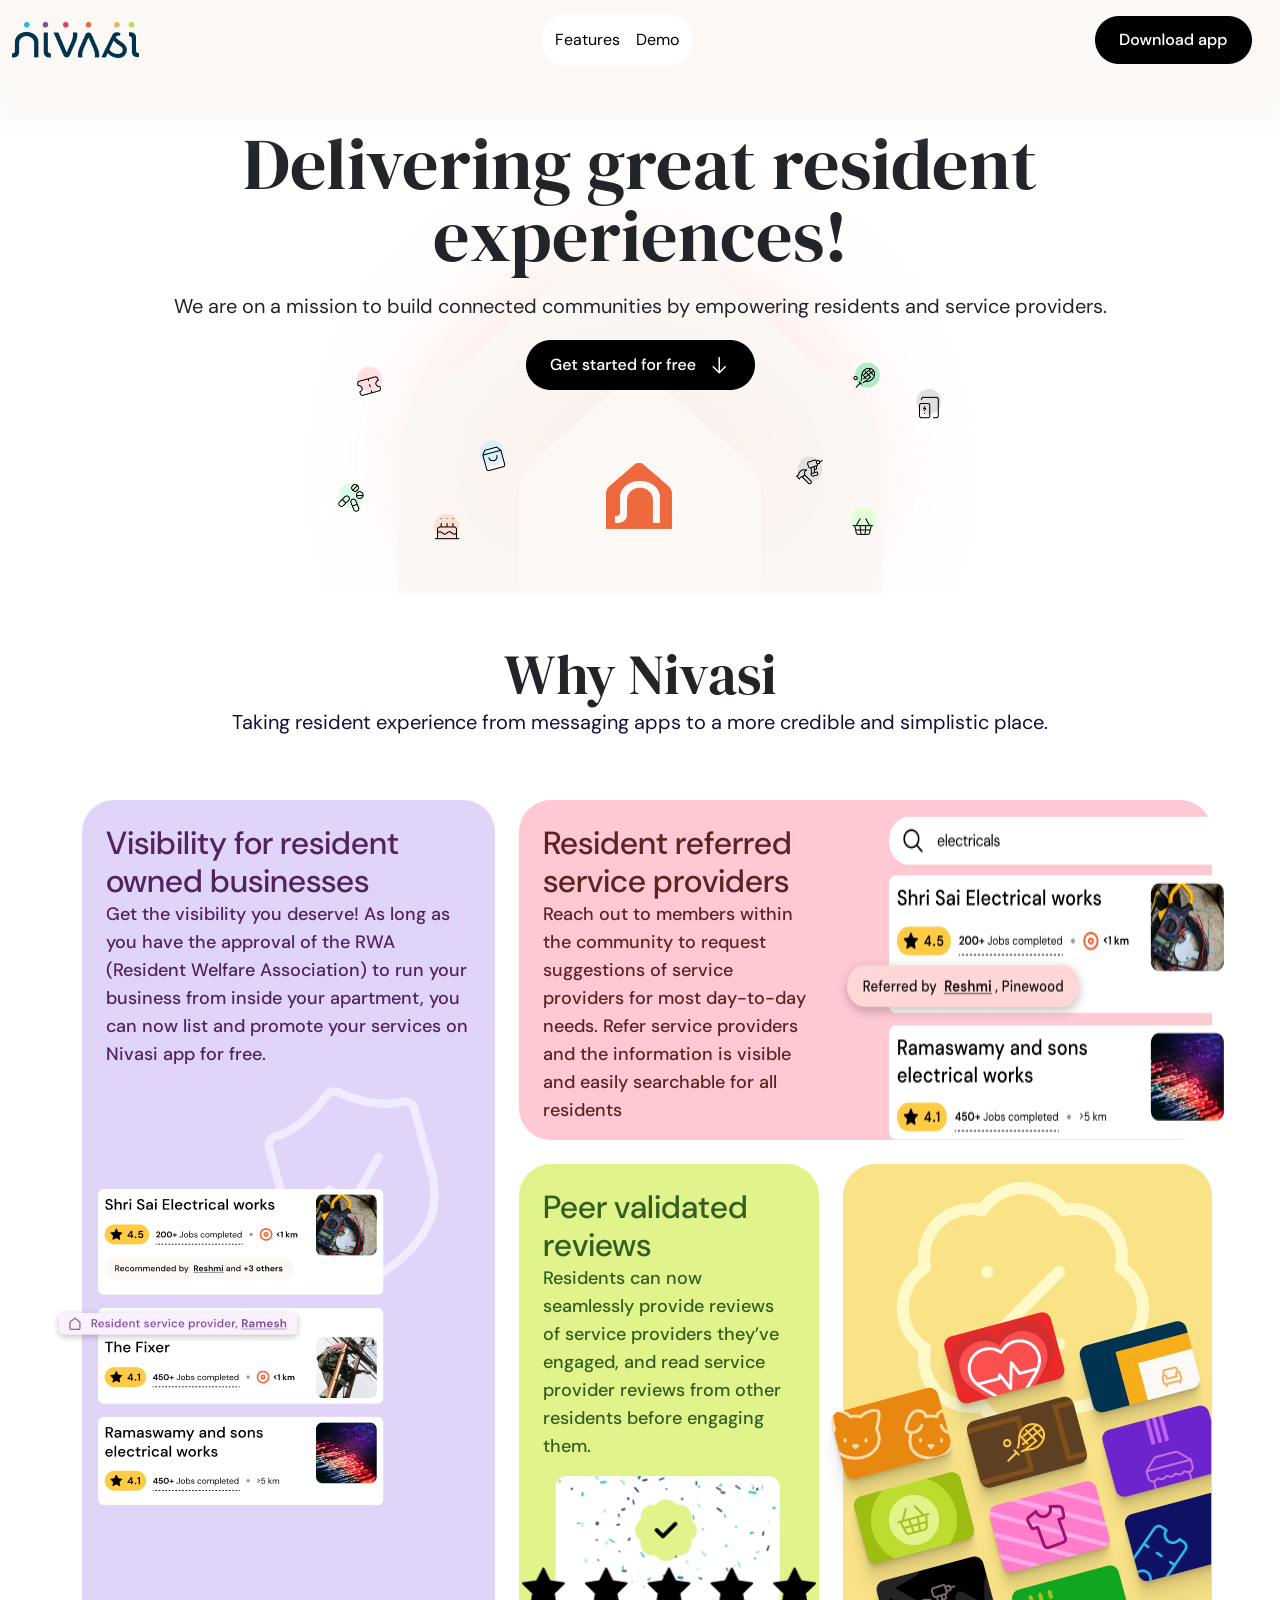
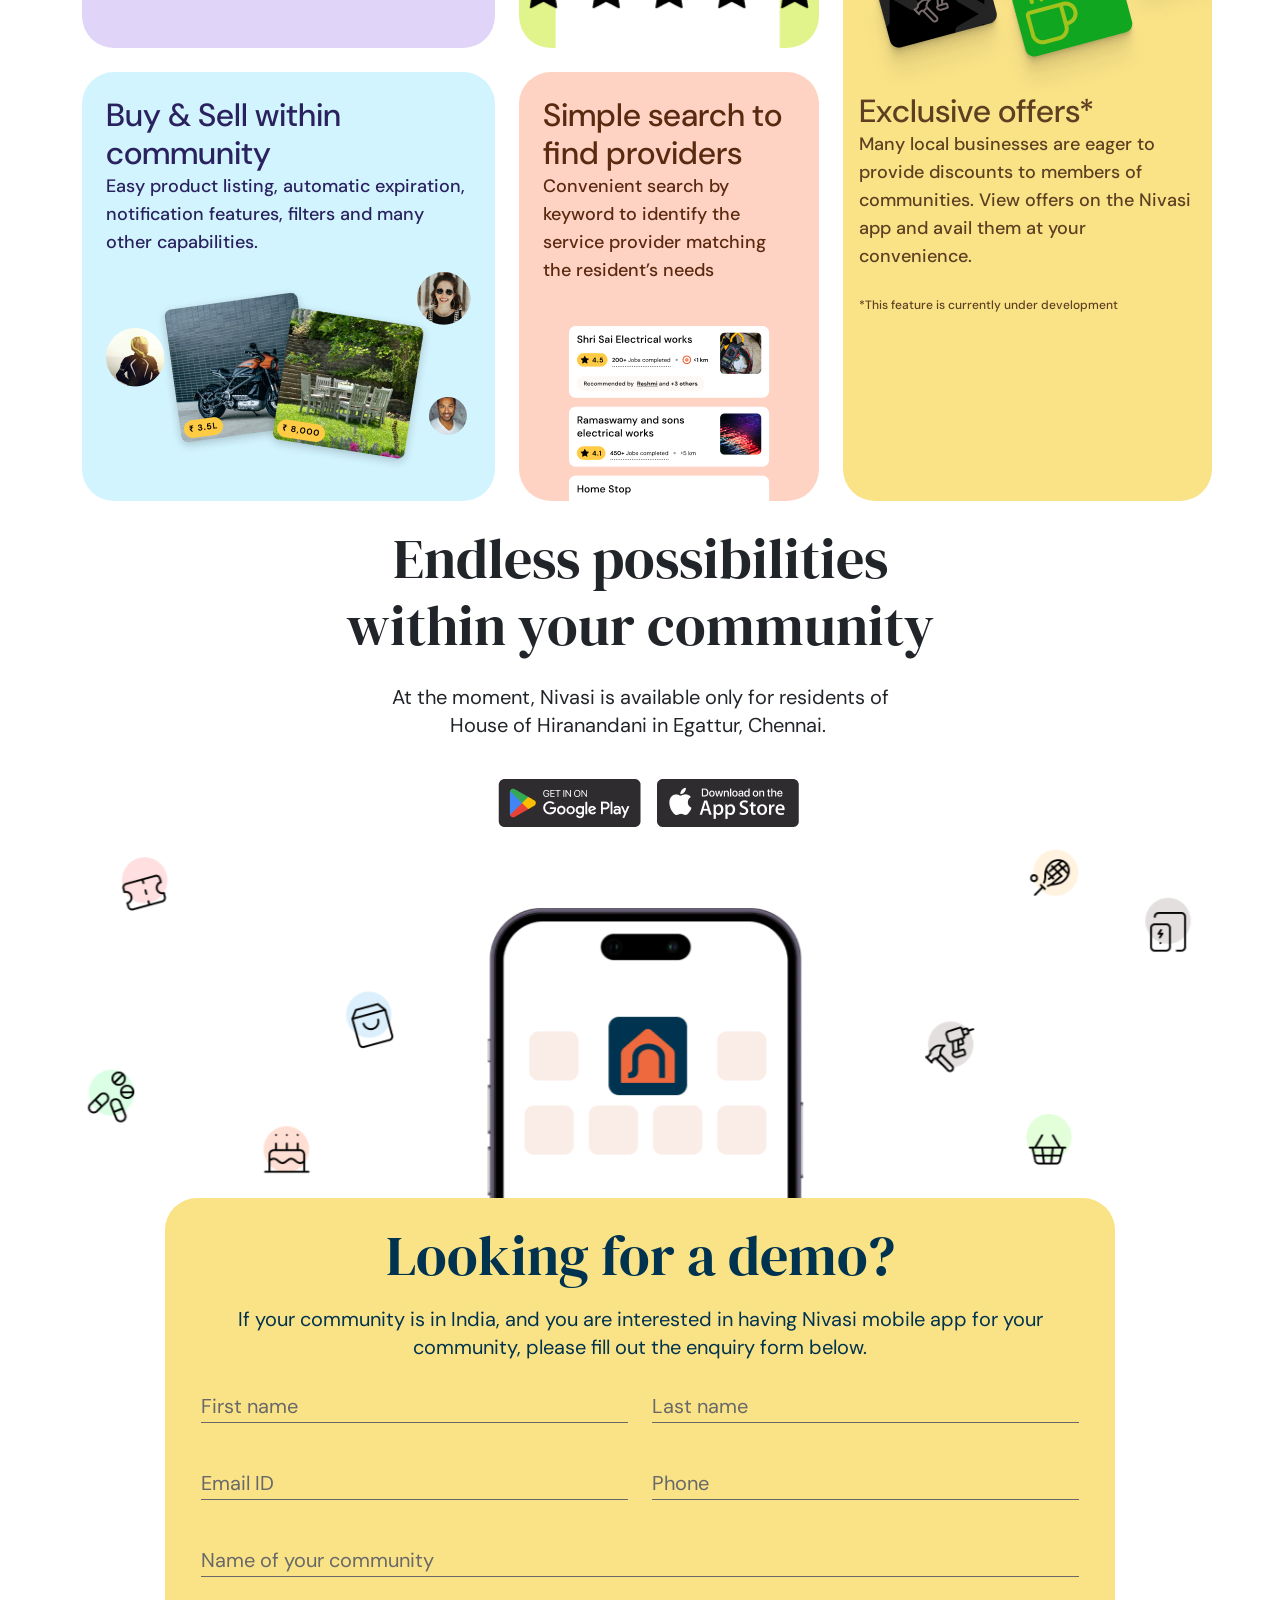
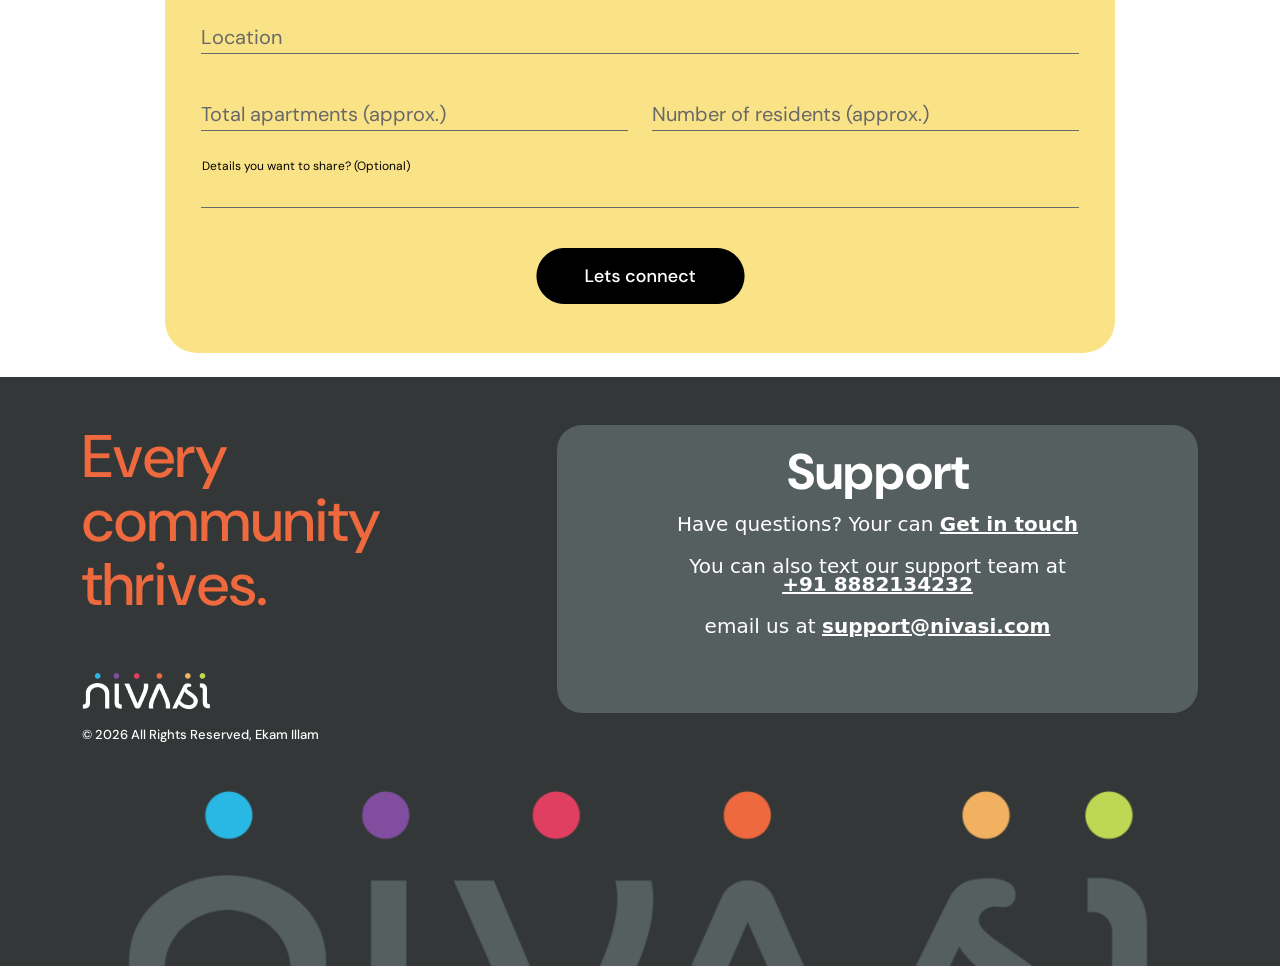
<file: index.html>
<!doctype html>
<html lang="en">

<head>
  <meta charset="utf-8">
  <meta name="viewport" content="width=device-width, initial-scale=1">
  <title>Nivasi App</title>
  <link rel="icon" href="images/nivasi-app-favicon.ico" />
  <link href="https://cdn.jsdelivr.net/npm/bootstrap@5.3.3/dist/css/bootstrap.min.css" rel="stylesheet"
    integrity="sha384-QWTKZyjpPEjISv5WaRU9OFeRpok6YctnYmDr5pNlyT2bRjXh0JMhjY6hW+ALEwIH" crossorigin="anonymous" />
  <link rel="stylesheet" href="index.css" />
  <script src="https://code.jquery.com/jquery-3.6.0.min.js"></script>
  <script src="index.js"></script>
  <script src="https://cdn.jsdelivr.net/npm/bootstrap@5.3.3/dist/js/bootstrap.bundle.min.js"
    integrity="sha384-YvpcrYf0tY3lHB60NNkmXc5s9fDVZLESaAA55NDzOxhy9GkcIdslK1eN7N6jIeHz"
    crossorigin="anonymous"></script>
  <link rel="preconnect" href="https://fonts.googleapis.com">
  <link rel="preconnect" href="https://fonts.gstatic.com" crossorigin>
  <link
    href="https://fonts.googleapis.com/css2?family=DM+Sans:ital,opsz,wght@0,9..40,100..1000;1,9..40,100..1000&display=swap"
    rel="stylesheet">
  <link
    href="https://fonts.googleapis.com/css2?family=DM+Sans:ital,opsz,wght@0,9..40,100..1000;1,9..40,100..1000&family=DM+Serif+Display:ital@0;1&display=swap"
    rel="stylesheet">
  <script src="https://cdn.emailjs.com/dist/email.min.js"></script>
  <script src="https://code.jquery.com/jquery-3.5.1.slim.min.js"></script>
  <script src="https://cdn.jsdelivr.net/npm/@popperjs/core@2.5.4/dist/umd/popper.min.js"></script>
  <script src="https://stackpath.bootstrapcdn.com/bootstrap/4.5.2/js/bootstrap.min.js"></script>


</head>
<header>
  <nav class="navbar navbar-expand-lg d-lg-block d-none"
    style="background-color: #FBF8F5;box-shadow: 0px 32px 25px 8px #FBF8F5;">
    <div class="container-fluid">
      <img src="images/nivasi-icon-dark.png" class="navbar-brand nivasi-icon"></img>

      <div class="collapse navbar-collapse">
        <ul class="navbar-nav mx-auto"
          style="border-radius: 32px;border: 1px solid white;background-color: white;padding: 5px;">
          <!-- <li class="nav-item">
            <a class="nav-link" href="#about"
              style="color: black;font-weight: 500;font-size: 16px;font-family: DM Sans;">About</a>
          </li> -->
          <li class="nav-item">
            <a class="nav-link" href="#features"
              style="color: black;font-size: 500;font-size: 16px;font-family: DM Sans;">Features</a>
          </li>
          <li class="nav-item">
            <a class="nav-link" href="#demo"
              style="color: black;font-size: 500;font-size: 16px;font-family: DM Sans;">Demo</a>
          </li>
        </ul>
      </div>

      <ul class="nav justify-content-end">
        <li class="nav-item">
          <a class="nav-link download-app" href="#"><img src="images/download-app.png"></a>
        </li>
      </ul>
    </div>
  </nav>
  <nav class="navbar navbar-expand-lg d-lg-none">
    <div class="container-fluid">
      <img src="images/nivasi-icon-dark.png" class="navbar-brand nivasi-icon"></img>


      <ul class="nav justify-content-center mobile-download-app">
        <li class="nav-item">
          <a class="nav-link active" href="#"><img src="images/download-app.png" class="download-app"></a>
        </li>
      </ul>

      <button class="navbar-toggler" type="button" data-bs-toggle="collapse" data-bs-target="#navbarNavs"
        aria-controls="navbarNavs" aria-expanded="false" aria-label="Toggle navigation">
        <span class="navbar-toggler-icon"></span>
      </button>

    </div>
  </nav>
  <div class="navbar-toggler-overlay">
    <div class="collapse navbar-collapse mobile-view-dropdcard" id="navbarNavs">
      <ul class="navbar-nav">
        <!-- <li class="nav-item about-mobile">
          <a class="nav-link" href="#about"
          style="color: black;font-weight: 500;font-size: 16px;font-family: DM Sans;">About</a>        </li> -->
        <li class="nav-item features-mobile">
          <a class="nav-link" href="#features"
            style="color: black;font-size: 500;font-size: 16px;font-family: DM Sans;">Features</a>
        </li>
        <li class="nav-item">
          <a class="nav-link" href="#demo"
            style="color: black;font-size: 500;font-size: 16px;font-family: DM Sans;">Demo</a>
        </li>
      </ul>
    </div>
  </div>

</header>

<body>
  <div class="container get-started mt-5">
    <div class="get-started-heading">
      Delivering great resident <br>experiences!
    </div>
    <div class="get-started-subheading">
      We are on a mission to build connected communities by empowering residents and service providers.
    </div>
    <img src="images/get-started-button.png" class="get-started-button">
  </div>

  <!-- <div class="nivasi-video-section" id="about">
    <img class="nivasi-video-bg-img" src="images/nivasi-video-bg-img.png" style="width: 100%;">
    <div class="nivasi-video-content">
      <div class="nivasi-video-heading">
        Endless possibilities <br>within your community
      </div>
      <div class="nivasi-video-subheading">Watch how we help you get the best out of your community</div>
      <div onclick="myFunction()"><img src="images/nivasi-video.png" class="nivasi-video"></div>
    </div>
  </div> -->

  <div class="container" id="features">
    <div class="why-nivasi-heading py-5">Why Nivasi<p class="why-nivasi-subheading">Taking resident experience from
        messaging apps to a more credible and simplistic place.</p>
    </div>
    <div class="why-nivasi">
      <div class="card1">
        <div class="cards-heading px-4 pt-4" style="color: #52225E;">Visibility
          for resident
          owned businesses
          <p class="cards-subheading">Get the
            visibility you deserve! As long as you have the approval of the RWA (Resident Welfare Association) to run
            your
            business from inside your apartment, you can now list and promote your services on Nivasi app for free.</p>
        </div>
        <img src="images/resident-owned-business.png" alt="" class="card1-img">

      </div>
      <div class="card2">

        <div class="cards-heading pt-4 px-4" style="color: #5E2222;">Resident referred
          service providers<p class="cards-subheading">Reach out to members within the community to request suggestions
            of service providers for most day-to-day needs. Refer service providers and the information is visible and
            easily searchable for all residents</p>
        </div>
        <img src="images/service-providers.png" alt="" class="card2-img">
      </div>



      <div class="card3">

        <div class="cards-heading pt-4 px-4" style="color: #325E22;">Peer validated reviews
          <p class="cards-subheading">Residents can now seamlessly
            provide reviews of service providers they’ve engaged, and read service provider reviews from other residents
            before engaging them.</p>
        </div>
        <img src="images/validated-reviews.png" alt="" class="card3-img">

      </div>
      <div class="card4">
        <div class="cards-heading pt-4 px-4" style="color: #2A225E;">Buy & Sell
          within community<p class="cards-subheading">Easy product listing, automatic expiration, notification features,
            filters and many other capabilities.</p>
        </div>
        <img src="images/buy-and-sell.png" alt="">
      </div>
      <div class="card5">
        <div class="cards-heading px-4 pt-4" style="color: #592A10;">Simple search to
          find providers<p class="cards-subheading">Convenient search by keyword to identify the service provider
            matching the resident’s needs</p>
        </div>
        <img src="images/search-providers.png" alt="" class="card5-img">
      </div>
      <div class="card6">
        <img src="images/exclusive-offers.png" alt="" class="card6-img">
        <div class="cards-heading px-3" style="color: #5E3F22;">Exclusive offers*<p class="cards-subheading">Many local
            businesses are eager to provide discounts to members of communities. View offers on the Nivasi app and avail
            them at your convenience. </p>
          <p style="font-size: 12px;">*This feature is currently under development</p>
        </div>
      </div>
    </div>
  </div>

  <div class="container py-4" style="text-align: center;">
    <div class="app-links-heading">Endless possibilities<br>within your community </div>
    <p class="p-4 app-links-subheading">At the moment, Nivasi is available only for residents of <br> House of
      Hiranandani in Egattur, Chennai. </p>

    <div class="app-links">
      <div class="mx-3"><img src="images/google-play.png" alt=""></div>
      <div><img src="images/app-store.png" alt=""></div>
    </div>

    <img src="images/looking-for-demo-bg-img (1).png" alt="" style="width: 100%;">

    <div id="demo" class="container p-4 demo-form">
      <div class="mb-3 demo-form-heading">Looking for a demo?</div>
      <div class="demo-form-subheading">If your community is in India, and you are interested in having Nivasi mobile
        app for your community, please fill out the enquiry form below.</div>
      <form name="contact" method="POST" data-netlify="true">
        <div class="container">
          <div class="row">
            <div class="col-md-6">
              <div class="form-group">
                <input type="text" autocomplete="off" id="first_name" name="first_name" required /><label>First
                  name</label>
                <div class="error-message" id="first_name_error"></div>
              </div>
              <div class="form-group">
                <input id="email" autocomplete="off" name="email" required /><label>Email ID</label>
                <div class="error-message" id="email_error"></div>
              </div>
            </div>
            <div class="col-md-6">
              <div class="form-group">
                <input type="text" autocomplete="off" id="last_name" name="last_name" required /><label>Last
                  name</label>
                <div class="error-message" id="last_name_error"></div>
              </div>
              <div class="form-group">
                <input id="phone" autocomplete="off" name="phone" required /><label>Phone</label>
                <div class="error-message" id="phone_error"></div>
              </div>
            </div>
            <div class="col-md-12">
              <div class="form-group">
                <input type="text" autocomplete="off" id="community" name="community" required /><label>Name of your
                  community</label>
                <div class="error-message" id="community_error"></div>
              </div>
            </div>
            <div class="col-md-12">
              <div class="form-group">
                <input type="text" autocomplete="off" id="location" name="location" required /><label>Location</label>
                <div class="error-message" id="location_error"></div>
              </div>
            </div>
            <div class="col-md-6">
              <div class="form-group">
                <input type="number" autocomplete="off" id="apartment" name="apartment" min="0" required /><label>Total
                  apartments
                  (approx.)</label>
                <div class="error-message" id="apartment_error"></div>
              </div>
            </div>
            <div class="col-md-6">
              <div class="form-group">
                <input type="number" autocomplete="off" id="resident" name="resident" min="0" required /><label>Number
                  of residents (approx.)</label>
                <div class="error-message" id="resident_error"></div>
              </div>
            </div>
            <div class="col-md-12">
              <div class="form-group">
                <input type="text" autocomplete="off" name="details" /><label> Details you want to share?
                  (Optional)</label>
              </div>
            </div>
          </div>
          <div class="py-4">
            <button id="submitBtn" type="submit" style="border: none;background-color: #FAE387;"><img
                style="cursor: pointer;" src="images/lets-connect.png" alt=""></button>
          </div>
        </div>
      </form>
    </div>
    <div class="container p-4 success-form" id="submissionMessage">
      <div class="mb-3 success-form-heading">Leave it with us, <br><span id="displayFirstName"></span></div>
      <img src="images/mail-check.png" alt="">
      <div class="success-form-subheading">We will get back to you within 24 hours.</div>
    </div>
  </div>


  <script>
    const handleSubmit = (event) => {
      event.preventDefault();
      var firstName = document.getElementById('first_name').value;
    document.getElementById("displayFirstName").innerText = firstName;
      const myForm = event.target;
      const formData = new FormData(myForm);

      fetch("/", {
        method: "POST",
        headers: { "Content-Type": "application/x-www-form-urlencoded" },
        body: new URLSearchParams(formData).toString(),
      })
        .then(() => {
          
          myForm.reset();
          myForm.style.display = "none";
          demo();
          showSubmissionMessage();
        })
        .catch((error) => alert(error));
    };
    const demo = () => {
  document.getElementById("demo").style.display = "none";
};
    const showSubmissionMessage = () => {
      const submissionMessage = document.getElementById("submissionMessage");
      submissionMessage.style.display = "block";
    };

    document.querySelector("form").addEventListener("submit", handleSubmit);



    //     const handleSubmit = (event) => {
    //   event.preventDefault();


    //   const myForm = event.target;
    //   const formData = new FormData(myForm);

    //   fetch("/", {
    //     method: "POST",
    //     headers: { "Content-Type": "application/x-www-form-urlencoded" },
    //     body: new URLSearchParams(formData).toString(),
    //   })
    //     .then(() => navigate("/thank-you/"))
    //     .catch((error) => alert(error));
    // };

    function validateEmail(email) {
      const re = /^[^\s@]+@[^\s@]+\.[^\s@]+$/;
      return re.test(email);
    }

    function validatePhone(phone) {
      const re = /^\d{10}$/;
      return re.test(phone);
    }

    function validateForm() {
      const firstName = document.getElementById('first_name').value.trim();
      const lastName = document.getElementById('last_name').value.trim();
      const email = document.getElementById('email').value.trim();
      const phone = document.getElementById('phone').value.trim();
      const community = document.getElementById('community').value.trim();
      const location = document.getElementById('location').value.trim();
      const apartment = document.getElementById('apartment').value.trim();
      const resident = document.getElementById('resident').value.trim();

      document.querySelectorAll('.error-message').forEach(error => error.textContent = '');

      let isValid = true;

      if (firstName === '') {
        document.getElementById('first_name_error').textContent = 'First name is required';
        isValid = false;
      }

      if (lastName === '') {
        document.getElementById('last_name_error').textContent = 'Last name is required';
        isValid = false;
      }

      if (email === '') {
        document.getElementById('email_error').textContent = 'Email is required';
        isValid = false;
      } else if (!validateEmail(email)) {
        document.getElementById('email_error').textContent = 'Invalid email format';
        isValid = false;
      }

      if (phone === '') {
        document.getElementById('phone_error').textContent = 'Phone is required';
        isValid = false;
      } else if (!validatePhone(phone)) {
        document.getElementById('phone_error').textContent = 'Phone number should be 10 digits only';
        isValid = false;
      }

      if (community === '') {
        document.getElementById('community_error').textContent = 'Community name is required';
        isValid = false;
      }

      if (location === '') {
        document.getElementById('location_error').textContent = 'Location is required';
        isValid = false;
      }

      if (apartment === '') {
        document.getElementById('apartment_error').textContent = 'Apartment count is required';
        isValid = false;
      }

      if (apartment == 0) {
        document.getElementById('apartment_error').textContent = 'Apartment count should not be zero';
        isValid = false;
      }
      if (resident === '') {
        document.getElementById('resident_error').textContent = 'Resident count is required';
        isValid = false;
      }

      if (resident == 0) {
        document.getElementById('resident_error').textContent = 'Resident count should not be zero';
        isValid = false;
      }

      if (isValid) {
        alert('Form submitted successfully');
      }
    }

    document.getElementById('submitBtn').addEventListener('click', function () {
      validateForm();
    });

    document.querySelectorAll('input').forEach(input => {
      input.addEventListener('blur', function () {
        const id = input.id;
        const value = input.value.trim();
        const errorId = id + '_error';
        const errorMessage = document.getElementById(errorId);
        errorMessage.textContent = '';
        switch (id) {
          case 'first_name':
            if (value === '') {
              errorMessage.textContent = 'First name is required';
            }
            break;
          case 'last_name':
            if (value === '') {
              errorMessage.textContent = 'Last name is required';
            }
            break;
          case 'email':
            if (value === '') {
              errorMessage.textContent = 'Email is required';
            } else if (!validateEmail(value)) {
              errorMessage.textContent = 'Invalid email format';
            }
            break;
          case 'phone':
            if (value === '') {
              errorMessage.textContent = 'Phone is required';
            } else if (!validatePhone(value)) {
              errorMessage.textContent = 'Phone number should only be 10 digits';
            }
            break;
          case 'community':
            if (value === '') {
              errorMessage.textContent = 'Community name is required';
            }
            break;
          case 'location':
            if (value === '') {
              errorMessage.textContent = 'Location is required';
            }
            break;
          case 'apartment':
            if (value === '') {
              errorMessage.textContent = 'Apartment count is required';
            } else if (value == 0) {
              errorMessage.textContent = 'Apartment count should not be zero';
            }
            break;
          case 'resident':
            if (value === '') {
              errorMessage.textContent = 'Resident count is required';
            } else if (value == 0) {
              errorMessage.textContent = 'Resident count should not be zero';
            }
            break;
          default:
            break;
        }
      });
      if ((input.id === 'resident') || (input.id === 'apartment')) {
        input.addEventListener('keypress', function (event) {
          if (event.key === '.') {
            event.preventDefault();
          }
        });
      }
    });
  </script>

</body>
<footer>
  <div class="footer">
    <div class="container pt-5">
      <div class="row">
        <div class="col-md-5">
          <p class="community-thrives">
            Every community thrives.
          </p>
          <p><img src="images/nivasi-icon-light.png" alt=""></p>
          <p class="rights-reserved">© <span id="year"></span> All Rights Reserved, Ekam Illam</p>
        </div>
        <div class="col-md-7">
          <div class="support-section">
            <div class="support-text">Support</div>
            <div class="support-contents">
              <div class="my-4">Have questions? Your can <a href="mailto:support@nivasi.com" class="support-content">Get
                  in touch</a>
                <!-- <br> with us or reach out to our <a href=""style="color: white;font-weight: 700;">Help center</a></div> -->
                <div class="my-4">You can also text our support team at <br><a class="support-content"
                    href="tel:8882134232">+91 8882134232</a>
                </div>
                <div class="my-4">email us at <a href="mailto:support@nivasi.com"
                    class="support-content">support@nivasi.com</a>
                </div>
              </div>
            </div>
            <!-- <div style="background-color:#565F5F;text-align: center;border-radius: 25px;padding: 25px;">
              <div
                style="display: flex;justify-content: center;color: white;font-family: DM Sans;font-weight: 500;font-size: 13.8px;line-height: 21.87px;">
                <div class="mx-3"><a href="" style="color: white;">Terms of use</a></div>
                <div class="mx-3"><a href="" style="color: white;">Privacy Policy</a></div>
                <div class="mx-3" style="color: white;text-decoration: underline;cursor: pointer;"
                  data-bs-toggle="modal" data-bs-target="#feedbackModal">Feedback</div>
              </div>
            </div> -->
          </div>
          <!-- <div class="col-md-2">
            <div class="social-media">Social</div>
            <div class="social-media-icons">
              <div style="margin-bottom: 40px;"><img src="images/instagram.png"></div>
              <div style="margin-bottom: 40px;"><img src="images/facebook.png"></div>
              <div style="margin-bottom: 40px;"><img src="images/twitter.png"></div>
            </div>
          </div> -->
        </div>
      </div>
    </div>
  </div>
  <img src="images/footer.png" alt="" style="width: 100%;background-size: contain;">
  <!-- <div class="modal fade" id="feedbackModal" tabindex="-1" aria-labelledby="feedbackModalLabel" aria-hidden="true">
      <div class="modal-dialog">
        <div class="modal-content">
          <div class="modal-header">
            <h1 class="modal-title fs-5" id="feedbackModalLabel" style="margin-left: auto;">Help us improve!</h1>
            <button type="button" class="btn-close" data-bs-dismiss="modal" aria-label="Close"></button>
          </div>
          <div class="modal-body">
            <form>
              <div class="form-group">
                <textarea class="form-control" id="feedbackTextarea" rows="5"
                  placeholder="Type your feedback here..."></textarea>
              </div>
            </form>
          </div>
          <div class="modal-footer" style="justify-content: center;">
            <button type="button"
              style="background-color: #BFD853; color: black; border: none; height: 40px; font-weight: 700; border-radius: 5px;"
              data-bs-dismiss="modal">Close</button>
            <button type="button"
              style="background-color: #758F05; color: white; font-weight: 700; border: none; border-radius: 5px; height: 40px;">Submit
              Feedback</button>
          </div>
        </div>
      </div>
    </div> -->

</footer>



</html>
</file>
<file: index.css>
@media screen and (max-width: 991px) {
    .mobile-view-dropdcard {
        background-color: #FFE5E4;
        text-align: center;
    }

    .about-mobile {
        border-bottom: 1px solid black;
    }

    .features-mobile {
        border-bottom: 1px solid black;
    }
}

@media screen and (max-width: 390px) {
    .mobile-download-app {
        margin-left: -25px;
    }
}
@media screen and (max-width: 360px) {
    .nivasi-icon {
        width: 120px !important;
    }

    .download-app {
        width: 120px !important;
    }
}

.get-started {
    text-align: center;
    background-image: url('images/get-it-on-links-bg-img.png');
    background-position: bottom;
    background-size: contain;
    height: 465px;
    background-repeat: no-repeat;
}

@media only screen and (min-width: 750px) and (max-width: 991px) {
    .get-started {
        height: 504px;
    }
}

.get-started-heading {
    font-family: "DM Serif Display";
    font-weight: 400;
    font-size: 72px;
    line-height: 72px;
    padding-bottom: 20px;
}

.get-started-subheading {
    font-family: "DM Sans";
    font-weight: 400;
    font-size: 20px;
    line-height: 28px;
    padding-bottom: 20px;
}

@media screen and (max-width: 414px) {
    .get-started-heading {
        font-size: 56px;
        line-height: 56px;
    }

    .get-started-subheading {
        font-size: 18px;
        line-height: 25px;
    }

}

/* .nivasi-video-section {
    position: relative;
    text-align: center;
    color: white;
}

.nivasi-video-content {
    position: absolute;
    top: 50%;
    left: 50%;
    transform: translate(-50%, -50%);
}

.nivasi-video-heading {
    font-family: "DM Serif Display";
    font-weight: 400;
    font-size: 56px;
    line-height: 67px;
    padding-bottom: 20px;
}

.nivasi-video-subheading {
    font-family: "DM Sans";
    font-weight: 400;
    font-size: 20px;
    line-height: 28px;
    padding-bottom: 20px;
}

@media screen and (max-width: 820px) {
    .nivasi-video-bg-img {
        height: 500px;
    }
}

@media screen and (max-width: 414px) {
    .nivasi-video-heading {
        font-size: 40px;
        line-height: 48px;
    }

    .nivasi-video-subheading {
        font-size: 18px;
        line-height: 25px;
    }

    .nivasi-video-bg-img {
        height: 450px;
    }

    .nivasi-video {
        width: 170px;
    }
} */

.why-nivasi-heading {
    text-align: center;
    font-family: "DM Serif Display";
    font-weight: 400;
    font-size: 56px;
    line-height: 67px;
}

.why-nivasi-subheading {
    font-family: "DM Sans";
    text-align: center;
    font-weight: 400;
    font-size: 20px;
    line-height: 28px;
    color: #10123C;
}

.why-nivasi {
    display: grid;
    grid-template-columns: 1fr 1fr 1fr;
    grid-template-rows: 0.1fr 0.1fr 0.1fr;
    gap: 24px;
    grid-auto-flow: row;
    grid-template-areas:
        "card1 card2 card2"
        "card1 card3 card6"
        "card4 card5 card6";
}

.card1 {
    grid-area: card1;
}

.card2 {
    grid-area: card2;
}

.card3 {
    grid-area: card3;
}

.card4 {
    grid-area: card4;
}

.card5 {
    grid-area: card5;
}

.card6 {
    grid-area: card6;
}

.cards-heading {
    font-family: "DM Sans";
    font-weight: 500;
    font-size: 32px;
    line-height: 38px;
}

.cards-subheading {
    font-size: 18px;
    line-height: 28px;
}

.card1 {
    background-color: #E0D4F9;
    border-radius: 32px;
    display: flex;
    flex-direction: column;
}

.card1-img {
    margin-left: -31px;
    margin-top: -40px;
}

.card2 {
    background-color: #FFC9D4;
    border-radius: 32px;
    display: flex;
}

.card2-img {
    margin-right: -20px;
}

.card3 {
    background-color: #E1F48C;
    border-radius: 32px;
    display: flex;
    flex-direction: column;
    align-items: center;
}

.card3-img {
    width: 300px;
    margin-bottom: -10px;
}

.card4 {
    background-color: #D2F4FF;
    border-radius: 32px;
    display: flex;
    flex-direction: column;
    align-items: center;
}

.card5 {
    background-color: #FFD3C4;
    border-radius: 32px;
    display: flex;
    flex-direction: column;
    align-items: center;
}

.card5-img {
    margin-top: 26px
}

.card6 {
    background-color: #FAE387;
    border-radius: 32px;
    display: flex;
    flex-direction: column;
}

.card6-img {
    margin-left: -25px;
}

@media only screen and (min-width: 768px) and (max-width: 1230px) {
    .why-nivasi {
        grid-template-columns: 345px 345px 345px;
        grid-template-rows: auto;
        grid-template-areas:
            "card1 card2"
            "card3 card4"
            "card5 card6"
    }

    .card2 {
        flex-direction: column !important;
    }
}

@media only screen and (max-width: 767px) {
    .why-nivasi {
        grid-template-columns: 384px 384px 384px;
        grid-template-rows: auto;
        grid-template-areas:
            "card1"
            "card2"
            "card3"
            "card4"
            "card5"
            "card6";
    }

    .card2 {
        flex-direction: column !important;
    }
}

@media only screen and (max-width: 414px) {
    .why-nivasi {
        grid-template-columns: 382px 382px 382px;
        /* grid-template-rows: auto; */
        grid-template-areas:
            "card1"
            "card2"
            "card3"
            "card4"
            "card5"
            "card6";
    }

    .card2 {
        flex-direction: column !important;
    }
}

@media only screen and (max-width: 390px) {
    .why-nivasi {
        grid-template-columns: 358px 358px 358px;
        /* grid-template-rows: auto; */
        grid-template-areas:
            "card1"
            "card2"
            "card3"
            "card4"
            "card5"
            "card6";
    }

    .card2 {
        flex-direction: column !important;
    }
}
@media only screen and (max-width: 360px) {
    .why-nivasi {
        grid-template-columns: 334px 334px 334px;
        /* grid-template-rows: auto; */
        grid-template-areas:
            "card1"
            "card2"
            "card3"
            "card4"
            "card5"
            "card6";
    }

    .card2 {
        flex-direction: column !important;
    }
}


.app-links-heading {
    font-family: "DM Serif Display";
    font-weight: 400;
    font-size: 56px;
    line-height: 67px;
}
.app-links-subheading {
    font-family: "DM Sans";
    font-weight: 400;
    font-size: 20px;
    line-height: 28px;

}
.app-links {
    display: flex;
    justify-content: center;
}
.demo-form {
    border-radius: 1px solid #FAE387;
    background-color: #FAE387;
    max-width: 950px;
    border-radius: 32px; 
}
.demo-form-heading {
    font-family: "DM Serif Display";
    font-weight: 400;
    font-size: 56px;
    line-height: 67px;
    color: #003350;
}
.demo-form-subheading {
    color: #003350;
    font-weight: 400;
    font-family: "DM Sans";
    font-size: 20px;
    line-height: 28px;
}
.success-form {
    display: none;
    border-radius: 1px solid #FAE387;
    background-color: #FAE387;
    max-width: 950px;
    border-radius: 32px;
}
.success-form-heading {
    font-family: "DM Serif Display";
    font-weight: 400;
    font-size: 56px;
    line-height: 67px;
    color: #003350;
}
.success-form-subheading {
    color: #003350;
    font-weight: 400;
    font-family:"DM Sans";
    font-size: 20px;
    line-height: 28px;
}

.error-container {
    position: relative;
}

.error-message {
    position: absolute;
    top: 85%;
    left: 0;
    color: red;
    font-size: 0.8em;
    text-align: start;
}

.footer {
    background-color: #333737;
    width: 100%;
    background-position: bottom;
    background-size: 100%;
    background-repeat: no-repeat;
}
.community-thrives {
    font-family: "DM Sans";
    font-weight: 500;
    font-size: 60px;
    line-height: 64px;
    color: #EE693E;
    padding-bottom: 40px;
}
.rights-reserved {
    font-family: "DM Sans";
    font-size: 13px;
    line-height: 18px;
    font-weight: 500;
    color: white;
}
.support-section {
    background-color:#565F5F;
    text-align: center;
    border-radius: 25px;
    padding: 30px;
}
.support-text {
    font-family: "DM Sans";
    font-size: 50px;
    font-weight: 700;
    line-height: 35.64px;
    color: white;
}
.support-contents {
    display: flex;
    flex-direction: column;
    color: white;
    font-size: 20px;
    font-weight: 500;
    line-height: 18px;
}
.support-content {
    color: white;
    font-weight: 700;
}

.social-media {
    font-family: "DM Sans";
    font-size: 31.13px;
    font-weight: 700;
    line-height: 35.64px;
    color: #EE693E;
    text-align: center;
    padding: 20px;
}

.social-media-icons {
    display: flex;
    flex-direction: column;
    align-items: center;
    margin: 20px;
}

@media screen and (max-width: 767px) {
    .social-media-icons {
        display: flex;
        flex-direction: row;
        gap: 110px;
        justify-content: center;
    }
}

.form-group {
    position: relative;
    padding: 15px 0;
    /* width: 300px; */
    max-width: 100%;
}

.form-group input {
    background-color: transparent;
    border: none;
    border-bottom: 1px solid #686868;
    color: black;
    font-size: 20px;
    font-family: "DM Sans";
    font-weight: 400;
    padding: 8px 0;
    display: block;
    width: 100%;
}

.form-group label {
    color: #686868;
    font-size: 20px;
    font-weight: 400;
    position: absolute;
    pointer-events: none;
    top: 0;
    transform: translateY(30px);
    transition: all 0.2s ease-in-out;
    left: 0;
    font-weight: 400;
    font-family: "DM Sans";
}

@media screen and (max-width: 414px) {
    .form-group label {
        font-size: 18px;
    }
}

/* .form-group input:valid,
.form-group input:focus {
	border-bottom-color: black;
	outline: none;
    background-color: white;
    
} */
.form-group input:hover {
    border-bottom-color: black;
    outline: none;
    background-color: white;
    /* Set white background when focused */
    border-bottom: 2px solid #082D2A;
    border-top-left-radius: 5px;
    border-top-right-radius: 5px;
}

.form-group input:focus {
    border-bottom-color: black;
    outline: none;
    background-color: white;
    /* Set white background when focused */
    border-bottom: 2px solid #082D2A;
    border-top-left-radius: 5px;
    border-top-right-radius: 5px;
}

.form-group input:valid:not(:focus) {
    background-color: #FAE387;
    /* padding: unset;  */
}

.form-group:valid:not(:focus) {
    padding: 25px 0;
}

.form-group label:valid:not(:focus+label) {
    top: 11px !important;
    left: 6px !important;
}

/* Adjusting label position */
.form-group input:valid+label,
.form-group input:focus+label {
    color: black;
    font-size: 12px;
    font-family: "DM Sans";
    transform: translateY(0);
    top: 11px;
    left: 1px;
}

input[type="button"]:hover {
    background-color: #fff;
    color: black;
}
</file>
